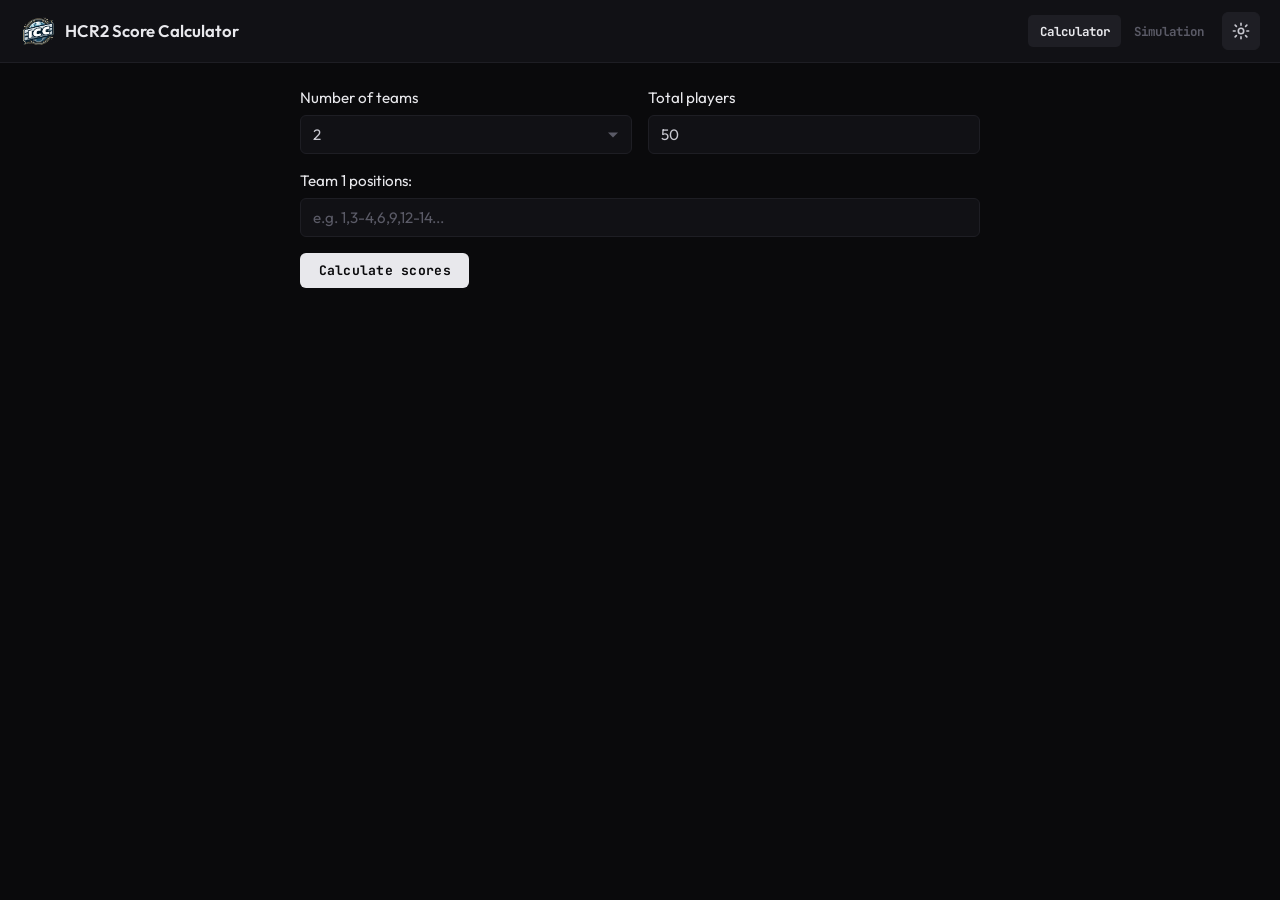
<file: index.html>
<!DOCTYPE html>
<html lang="en">
<head>
    <meta charset="UTF-8">
    <meta name="viewport" content="width=device-width, initial-scale=1.0">
    <title>HCR2 Score Calculator</title>
    <link rel="icon" type="image/png" href="icclogo.png">
    <link rel="apple-touch-icon" href="icclogo.png">
    <link rel="preconnect" href="https://fonts.googleapis.com">
    <link rel="preconnect" href="https://fonts.gstatic.com" crossorigin>
    <link href="https://fonts.googleapis.com/css2?family=JetBrains+Mono:wght@400;700&family=Outfit:wght@300;400;600&display=swap" rel="stylesheet">

    <link rel="stylesheet" href="styles.css?v=2">
</head>
<body>
    <div id="errorAlert" role="alert"></div>

    <header class="navbar">
        <a class="navbar-brand" href="index.html">
            <img src="icclogo.png" alt="ICC">
            <span>HCR2 Score Calculator</span>
        </a>
        <nav class="navbar-nav" aria-label="Pages">
            <a href="index.html" aria-current="page">Calculator</a>
            <a href="simulation.html">Simulation</a>
        </nav>
        <div class="navbar-actions">
        <button type="button" class="btn-icon" id="openSettingsButton" aria-label="Settings">
            <svg width="18" height="18" viewBox="0 0 20 20" fill="none" stroke="currentColor" stroke-width="1.8" stroke-linecap="round" stroke-linejoin="round">
                <circle cx="10" cy="10" r="3"/>
                <path d="M10 1.5v2M10 16.5v2M3.5 3.5l1.4 1.4M15.1 15.1l1.4 1.4M1.5 10h2M16.5 10h2M3.5 16.5l1.4-1.4M15.1 4.9l1.4-1.4"/>
            </svg>
        </button>
        </div>
    </header>

    <div class="container">
        <main id="calculatorView">
        <form id="teamCalculatorForm">
            <div class="form-row">
                <div>
                    <label for="teamCountSelect" class="form-label">Number of teams</label>
                    <select class="form-select" id="teamCountSelect">
                        <option value="2">2</option>
                        <option value="3">3</option>
                        <option value="4">4</option>
                    </select>
                </div>
                <div>
                    <label for="totalPlayerCountInput" class="form-label">Total players</label>
                    <input type="text" class="form-control" id="totalPlayerCountInput" name="total" autocomplete="off" value="50">
                </div>
            </div>

            <div id="teamInputs"></div>

            <button type="button" class="btn btn-primary" id="calculateScoresButton">Calculate scores</button>
        </form>

        <div id="result" class="results-section hidden">
            <h3>Results</h3>
            <div id="resultList"></div>
        </div>

        <button id="copyButton" class="btn btn-ghost mt hidden">
            <svg width="14" height="14" viewBox="0 0 16 16" fill="none" stroke="currentColor" stroke-width="1.6" stroke-linecap="round" stroke-linejoin="round">
                <rect x="5" y="5" width="9" height="9" rx="1.5"/>
                <path d="M11 5V3.5A1.5 1.5 0 009.5 2h-6A1.5 1.5 0 002 3.5v6A1.5 1.5 0 003.5 11H5"/>
            </svg>
            Copy results
        </button>
        </main>

    </div>

    <!-- Settings Modal -->
    <div class="modal-overlay" id="settingsModal">
        <div class="modal-content">
            <div class="modal-header">
                <h5>Settings</h5>
                <button type="button" class="modal-close" id="closeSettingsButton">&times;</button>
            </div>
            <div class="modal-body">
                <form id="settingsForm">
                    <div class="form-check">
                        <input type="checkbox" id="iccModeCheckbox" class="form-check-input" checked>
                        <label class="form-check-label" for="iccModeCheckbox">ICC Mode (1st spot gets 301 points)</label>
                    </div>
                    <div class="form-check">
                        <input type="checkbox" id="sortScoresCheckbox" class="form-check-input">
                        <label class="form-check-label" for="sortScoresCheckbox">Sort scores (highest first)</label>
                    </div>
                    <div class="settings-row">
                        <label for="team1NameInput" class="form-label">Team 1</label>
                        <input type="text" class="form-control" id="team1NameInput">
                    </div>
                    <div class="settings-row">
                        <label for="team2NameInput" class="form-label">Team 2</label>
                        <input type="text" class="form-control" id="team2NameInput">
                    </div>
                    <div class="settings-row">
                        <label for="team3NameInput" class="form-label">Team 3</label>
                        <input type="text" class="form-control" id="team3NameInput">
                    </div>
                    <div class="settings-row">
                        <label for="team4NameInput" class="form-label">Team 4</label>
                        <input type="text" class="form-control" id="team4NameInput">
                    </div>
                </form>
            </div>
            <div class="modal-footer">
                <button type="button" class="btn btn-secondary" id="cancelSettingsButton">Close</button>
                <button type="button" class="btn btn-primary" id="saveSettingsButton">Save changes</button>
            </div>
        </div>
    </div>

    <script src="shared.js?v=1"></script>
    <script src="calc.js?v=11"></script>
    <script>
        // Keep older index.html#simulation bookmarks working.
        if (location.hash === '#simulation') location.replace('simulation.html');
    </script>
</body>
</html>
</file>
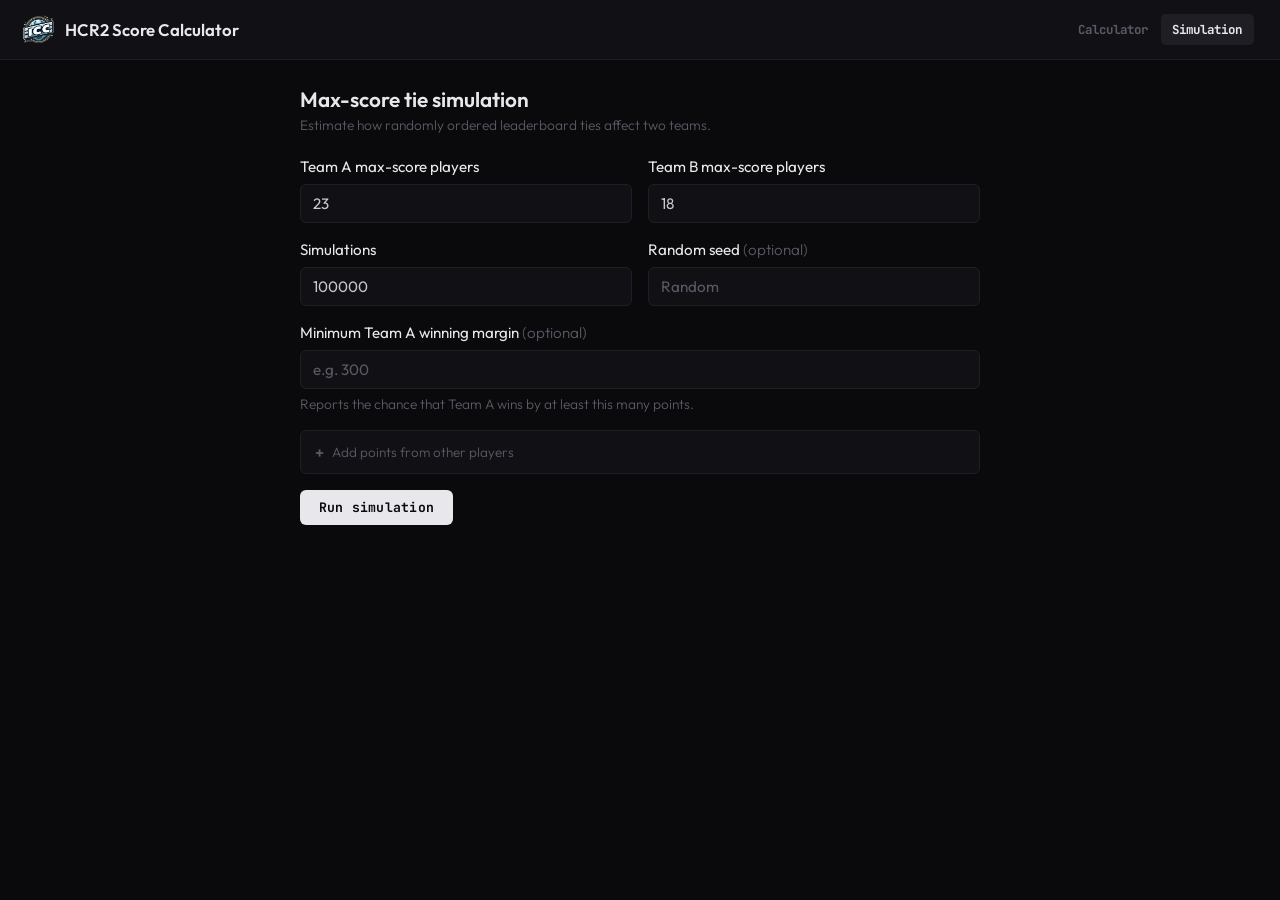
<file: simulation.html>
<!DOCTYPE html>
<html lang="en">
<head>
    <meta charset="UTF-8">
    <meta name="viewport" content="width=device-width, initial-scale=1.0">
    <title>Tie simulation – HCR2 Score Calculator</title>
    <link rel="icon" type="image/png" href="icclogo.png">
    <link rel="apple-touch-icon" href="icclogo.png">
    <link rel="preconnect" href="https://fonts.googleapis.com">
    <link rel="preconnect" href="https://fonts.gstatic.com" crossorigin>
    <link href="https://fonts.googleapis.com/css2?family=JetBrains+Mono:wght@400;700&family=Outfit:wght@300;400;600&display=swap" rel="stylesheet">

    <link rel="stylesheet" href="styles.css?v=2">
</head>
<body>
    <div id="errorAlert" role="alert"></div>

    <header class="navbar">
        <a class="navbar-brand" href="index.html">
            <img src="icclogo.png" alt="ICC">
            <span>HCR2 Score Calculator</span>
        </a>
        <nav class="navbar-nav" aria-label="Pages">
            <a href="index.html">Calculator</a>
            <a href="simulation.html" aria-current="page">Simulation</a>
        </nav>
    </header>

    <div class="container">
        <main>
            <div class="page-heading">
                <h1>Max-score tie simulation</h1>
                <p>Estimate how randomly ordered leaderboard ties affect two teams.</p>
            </div>
            <form id="simulationForm">
                <div class="form-row">
                    <div>
                        <label for="simulationTeamA" class="form-label">Team A max-score players</label>
                        <input type="number" class="form-control" id="simulationTeamA" min="0" max="50" value="23">
                    </div>
                    <div>
                        <label for="simulationTeamB" class="form-label">Team B max-score players</label>
                        <input type="number" class="form-control" id="simulationTeamB" min="0" max="50" value="18">
                    </div>
                </div>
                <div class="form-row">
                    <div>
                        <label for="simulationRuns" class="form-label">Simulations</label>
                        <input type="number" class="form-control" id="simulationRuns" min="1" max="1000000" value="100000">
                    </div>
                    <div>
                        <label for="simulationSeed" class="form-label">Random seed <span class="optional">(optional)</span></label>
                        <input type="number" class="form-control" id="simulationSeed" step="1" placeholder="Random">
                    </div>
                </div>
                <div class="form-group">
                    <label for="simulationMargin" class="form-label">Minimum Team A winning margin <span class="optional">(optional)</span></label>
                    <input type="number" class="form-control" id="simulationMargin" min="1" step="1" placeholder="e.g. 300">
                    <span class="form-help">Reports the chance that Team A wins by at least this many points.</span>
                </div>
                <details class="extra-options" id="bankedPointsSection">
                    <summary>Add points from other players</summary>
                    <div class="extra-options-body">
                        <p class="form-help">What each team already has from players outside the tie. The result then shows the expected match score, not just the tie.</p>
                        <div class="form-row">
                            <div>
                                <label for="simulationBankedA" class="form-label">Team A</label>
                                <input type="number" class="form-control" id="simulationBankedA" min="0" step="1" placeholder="0">
                            </div>
                            <div>
                                <label for="simulationBankedB" class="form-label">Team B</label>
                                <input type="number" class="form-control" id="simulationBankedB" min="0" step="1" placeholder="0">
                            </div>
                        </div>
                    </div>
                </details>
                <button type="submit" class="btn btn-primary" id="runSimulationButton">Run simulation</button>
            </form>
            <section id="simulationResult" class="results-section hidden" aria-live="polite">
                <div class="results-header">
                    <h3>Monte Carlo result</h3>
                    <button type="button" class="btn btn-ghost" id="copySimulationLinkButton">
                        <svg width="14" height="14" viewBox="0 0 16 16" fill="none" stroke="currentColor" stroke-width="1.6" stroke-linecap="round" stroke-linejoin="round">
                            <path d="M6.5 9.5a2.5 2.5 0 003.5 0l2.5-2.5a2.5 2.5 0 00-3.5-3.5l-.9.9"/>
                            <path d="M9.5 6.5a2.5 2.5 0 00-3.5 0L3.5 9a2.5 2.5 0 003.5 3.5l.9-.9"/>
                        </svg>
                        Copy share link
                    </button>
                </div>
                <div id="simulationResultContent"></div>
            </section>
        </main>
    </div>

    <script src="shared.js?v=1"></script>
    <script src="simulation.js?v=5"></script>
</body>
</html>
</file>
<file: styles.css>
*, *::before, *::after {
    margin: 0;
    padding: 0;
    box-sizing: border-box;
}

:root {
    --bg: #0a0a0c;
    --surface: #111115;
    --border: #1e1e24;
    --text: #c8c8d0;
    --text-dim: #5a5a66;
    --accent: #e8e8ec;
    --blue: #60a5fa;
    --blue-hover: #7db8fb;
    --green: #4ade80;
    --red: #f87171;
    --yellow: #fbbf24;
    --team-a: #4f8ef7;
    --team-b: #cf7b1e;
}

html { font-size: 16px; }

body {
    background: var(--bg);
    color: var(--text);
    font-family: 'Outfit', system-ui, sans-serif;
    font-weight: 300;
    line-height: 1.5;
    min-height: 100vh;
}

/* --- Navbar --- */
.navbar {
    display: flex;
    align-items: center;
    justify-content: space-between;
    padding: 0.75rem 1.25rem;
    background: var(--surface);
    border-bottom: 1px solid var(--border);
}

.navbar-brand {
    display: flex;
    align-items: center;
    gap: 0.6rem;
    text-decoration: none;
    color: var(--accent);
    font-weight: 600;
    font-size: 1.05rem;
}

.navbar-brand img {
    height: 35px;
}

.navbar-actions { display: flex; align-items: center; gap: 0.5rem; }

.navbar-nav {
    display: flex;
    gap: 0.15rem;
    margin-left: auto;
    margin-right: 0.4rem;
}

.navbar-nav a {
    padding: 0.45rem 0.7rem;
    border-radius: 5px;
    color: var(--text-dim);
    text-decoration: none;
    font: 700 0.78rem 'JetBrains Mono', monospace;
    transition: background 0.2s, color 0.2s;
}

.navbar-nav a:hover { color: var(--text); background: var(--border); }
.navbar-nav a[aria-current="page"] { color: var(--accent); background: var(--border); }

.btn-icon {
    display: inline-flex;
    align-items: center;
    justify-content: center;
    width: 38px;
    height: 38px;
    background: var(--border);
    border: 1px solid var(--border);
    border-radius: 6px;
    color: var(--text);
    cursor: pointer;
    transition: background 0.2s, color 0.2s;
    font-size: 1.1rem;
}

.btn-icon:hover {
    background: #2a2a32;
    color: var(--accent);
}

/* --- Layout --- */
.container {
    width: 100%;
    max-width: 720px;
    margin: 0 auto;
    padding: 1.5rem 1.25rem;
}

/* --- Forms --- */
.form-row {
    display: grid;
    grid-template-columns: 1fr 1fr;
    gap: 1rem;
    margin-bottom: 1rem;
}

.form-group {
    margin-bottom: 1rem;
}

.form-label {
    display: block;
    margin-bottom: 0.35rem;
    font-size: 0.95rem;
    font-weight: 400;
    color: var(--accent);
}

.form-control,
.form-select {
    width: 100%;
    padding: 0.55rem 0.75rem;
    font-family: inherit;
    font-size: 0.95rem;
    color: var(--text);
    background: var(--surface);
    border: 1px solid var(--border);
    border-radius: 6px;
    outline: none;
    transition: border-color 0.2s, box-shadow 0.2s;
    appearance: none;
    -webkit-appearance: none;
}

.form-select {
    background-image: url("data:image/svg+xml,%3Csvg xmlns='http://www.w3.org/2000/svg' width='12' height='12' viewBox='0 0 12 12'%3E%3Cpath fill='%235a5a66' d='M6 8.5L1 3.5h10z'/%3E%3C/svg%3E");
    background-repeat: no-repeat;
    background-position: right 0.75rem center;
    padding-right: 2rem;
}

.form-control:focus,
.form-select:focus {
    border-color: var(--blue);
    box-shadow: 0 0 0 2px rgba(96, 165, 250, 0.15);
}

.form-control::placeholder {
    color: var(--text-dim);
}

.form-check {
    display: flex;
    align-items: center;
    gap: 0.5rem;
    margin-bottom: 0.75rem;
}

.form-check-input {
    width: 16px;
    height: 16px;
    accent-color: var(--blue);
    cursor: pointer;
}

.form-check-label {
    font-size: 0.92rem;
    color: var(--text);
    cursor: pointer;
}

.settings-row {
    display: grid;
    grid-template-columns: auto 1fr;
    gap: 0.5rem 0.75rem;
    align-items: center;
    margin-bottom: 0.75rem;
}

.settings-row .form-label {
    margin-bottom: 0;
    white-space: nowrap;
}

/* --- Buttons --- */
.btn {
    display: inline-flex;
    align-items: center;
    gap: 0.4rem;
    padding: 0.5rem 1.1rem;
    font-family: 'JetBrains Mono', monospace;
    font-size: 0.82rem;
    font-weight: 400;
    letter-spacing: 0.02em;
    border: 1px solid transparent;
    border-radius: 6px;
    cursor: pointer;
    transition: background 0.2s, border-color 0.2s, color 0.2s;
}

.btn-primary {
    background: var(--accent);
    color: var(--bg);
    font-weight: 700;
}

.btn-primary:hover {
    background: #fff;
}

.btn-secondary {
    background: transparent;
    border-color: var(--border);
    color: var(--text-dim);
}

.btn-secondary:hover {
    border-color: #2a2a32;
    color: var(--text);
}

.btn-ghost {
    background: transparent;
    border-color: var(--border);
    color: var(--text-dim);
    font-size: 0.78rem;
}

.btn-ghost:hover {
    border-color: #2a2a32;
    color: var(--text);
    background: var(--surface);
}

/* --- Alert --- */
#errorAlert {
    position: fixed;
    top: 0;
    left: 50%;
    transform: translateX(-50%) translateY(-100%);
    width: 80%;
    max-width: 500px;
    padding: 0.75rem 1rem;
    border-radius: 0 0 8px 8px;
    font-size: 0.9rem;
    text-align: center;
    z-index: 1050;
    opacity: 0;
    transition: transform 0.4s ease, opacity 0.4s ease;
}

#errorAlert.show {
    transform: translateX(-50%) translateY(0);
    opacity: 1;
}

#errorAlert.alert-danger {
    background: #1a0a0a;
    border: 1px solid #4a1a1a;
    border-top: none;
    color: var(--red);
}

#errorAlert.alert-success {
    background: #0a1a0a;
    border: 1px solid #1a4a1a;
    border-top: none;
    color: var(--green);
}

/* --- Results --- */
.results-section {
    margin-top: 1.5rem;
}

.results-section h3 {
    font-family: 'JetBrains Mono', monospace;
    font-size: 0.9rem;
    font-weight: 700;
    color: var(--accent);
    margin-bottom: 0.75rem;
    letter-spacing: 0.02em;
}

.results-header {
    display: flex;
    align-items: center;
    justify-content: space-between;
    gap: 1rem;
    margin-bottom: 0.75rem;
}

.results-header h3 { margin-bottom: 0; }

.result-item {
    display: flex;
    align-items: center;
    padding: 0.7rem 0.9rem;
    background: var(--surface);
    border: 1px solid var(--border);
    border-radius: 6px;
    margin-bottom: 0.4rem;
}

.result-item .result-name {
    flex: 1;
    font-weight: 600;
    color: var(--accent);
}

.result-item .result-score {
    min-width: 70px;
    text-align: right;
    font-family: 'JetBrains Mono', monospace;
    font-weight: 700;
    color: var(--accent);
}

.result-item .result-players {
    min-width: 90px;
    text-align: right;
    font-size: 0.82rem;
    color: var(--text-dim);
}

.points-diff {
    margin-top: 0.5rem;
    padding: 0.5rem;
    text-align: center;
    font-size: 0.9rem;
    color: var(--text-dim);
}

.points-diff strong {
    color: var(--accent);
}

.page-heading { margin-bottom: 1.25rem; }
.page-heading h1 { color: var(--accent); font-size: 1.3rem; font-weight: 600; }
.page-heading p, .form-help { color: var(--text-dim); font-size: 0.86rem; }
.form-help { display: block; margin-top: 0.3rem; }
.optional { color: var(--text-dim); font-weight: 300; }

/* --- Optional inputs, collapsed until wanted --- */
.extra-options {
    margin-bottom: 1rem;
    background: var(--surface);
    border: 1px solid var(--border);
    border-radius: 6px;
}

.extra-options > summary {
    display: flex;
    align-items: center;
    gap: 0.5rem;
    padding: 0.65rem 0.9rem;
    color: var(--text-dim);
    font-size: 0.84rem;
    cursor: pointer;
    list-style: none;
}

.extra-options > summary::-webkit-details-marker { display: none; }

.extra-options > summary::before {
    content: '+';
    font: 700 0.95rem 'JetBrains Mono', monospace;
}

.extra-options[open] > summary::before { content: '2'; }
.extra-options > summary:hover { color: var(--text); }
.extra-options > summary:focus-visible { outline: 1px solid var(--text-dim); outline-offset: -3px; }
.extra-options[open] > summary { color: var(--text); border-bottom: 1px solid var(--border); }

.extra-options-body { padding: 0.85rem 0.9rem 0.1rem; }
.extra-options-body .form-help { margin: 0 0 0.75rem; }

/* --- Simulation result --- */
.sim-panel {
    padding: 1rem;
    margin-bottom: 0.5rem;
    background: var(--surface);
    border: 1px solid var(--border);
    border-radius: 6px;
}

.sim-panel h4 {
    font-size: 0.82rem;
    font-weight: 600;
    color: var(--text);
    margin-bottom: 0.9rem;
}

.verdict-label { color: var(--text-dim); font-size: 0.82rem; }

.verdict-value {
    font: 700 2.6rem/1.05 'JetBrains Mono', monospace;
    color: var(--accent);
    letter-spacing: -0.03em;
    margin: 0.1rem 0 0.35rem;
}

.verdict-reading { color: var(--text); font-size: 0.88rem; margin-bottom: 0.9rem; }

.split-bar { display: flex; gap: 2px; height: 12px; }
.split-seg { border-radius: 3px; min-width: 2px; }
.split-seg.team-a { background: var(--team-a); }
.split-seg.team-b { background: var(--team-b); }
.split-seg.tie { background: var(--text-dim); }

.split-legend {
    display: flex;
    flex-wrap: wrap;
    gap: 0.4rem 1rem;
    margin-top: 0.55rem;
    color: var(--text-dim);
    font-size: 0.8rem;
}

.split-legend span { display: inline-flex; align-items: center; gap: 0.4rem; }
.split-legend b { color: var(--text); font: 400 0.8rem 'JetBrains Mono', monospace; }

.swatch { width: 9px; height: 9px; border-radius: 2px; flex: none; }
.swatch.team-a { background: var(--team-a); }
.swatch.team-b { background: var(--team-b); }
.swatch.tie { background: var(--text-dim); }

.split-breakdown {
    display: grid;
    gap: 0.45rem;
    margin-top: 0.7rem;
}

.split-breakdown > div {
    display: flex;
    align-items: baseline;
    flex-wrap: wrap;
    gap: 0.25rem 0.6rem;
}

.split-breakdown .name {
    display: flex;
    align-items: center;
    gap: 0.4rem;
    min-width: 4.5rem;
    color: var(--text);
    font-size: 0.84rem;
}

.split-breakdown .value { font: 700 1rem 'JetBrains Mono', monospace; color: var(--accent); }
.split-breakdown .detail { color: var(--text-dim); font-size: 0.76rem; }

.figure-row {
    display: grid;
    grid-template-columns: repeat(2, 1fr);
    gap: 0.75rem;
    margin-bottom: 1rem;
}

.figure-label { color: var(--text-dim); font-size: 0.76rem; }
.figure-value { font: 700 1.05rem 'JetBrains Mono', monospace; color: var(--accent); }

.gap-chart { position: relative; padding-top: 3.2rem; }

.gap-hint {
    position: absolute;
    top: 1.05rem;
    left: 0;
    right: 0;
    text-align: center;
    color: var(--text-dim);
    font-size: 0.74rem;
}

.gap-tip {
    position: absolute;
    top: 0;
    transform: translateX(-50%);
    z-index: 2;
    pointer-events: none;
    padding: 0.4rem 0.6rem;
    background: #17171d;
    border: 1px solid #2a2a32;
    border-radius: 6px;
    box-shadow: 0 6px 18px rgba(0, 0, 0, 0.5);
    white-space: nowrap;
}

.gap-tip-label {
    display: flex;
    align-items: center;
    gap: 0.4rem;
    color: var(--text-dim);
    font-size: 0.74rem;
}

.gap-tip-value b { font: 700 0.95rem 'JetBrains Mono', monospace; color: var(--accent); }
.gap-tip-value span { margin-left: 0.45rem; font-size: 0.72rem; color: var(--text-dim); }

.gap-bars {
    position: relative;
    display: flex;
    align-items: flex-end;
    gap: 2px;
    height: 68px;
    cursor: crosshair;
}

.gap-bars:focus-visible { outline: 1px solid var(--text-dim); outline-offset: 4px; }

.gap-bars::before {
    content: '';
    position: absolute;
    left: 50%;
    top: 0;
    bottom: 0;
    border-left: 1px dashed #2a2a32;
}

.gap-bar { flex: 1; border-radius: 2px 2px 0 0; transition: opacity 0.12s ease; }
.gap-bars.is-reading .gap-bar { opacity: 0.3; }
.gap-bars.is-reading .gap-bar.is-active { opacity: 1; }
.gap-bar.team-a { background: var(--team-a); }
.gap-bar.team-b { background: var(--team-b); }
.gap-bar.tie { background: var(--text-dim); }

.gap-axis {
    display: flex;
    justify-content: space-between;
    margin-top: 0.35rem;
    color: var(--text-dim);
    font: 400 0.72rem 'JetBrains Mono', monospace;
}

.threshold {
    display: flex;
    align-items: baseline;
    justify-content: space-between;
    gap: 1rem;
}

.threshold .figure-label { font-size: 0.82rem; }
.threshold .figure-value { font-size: 1.15rem; }

.detail-grid {
    display: grid;
    grid-template-columns: repeat(auto-fit, minmax(140px, 1fr));
    gap: 0.6rem 1rem;
}

.detail-label { color: var(--text-dim); font-size: 0.74rem; }
.detail-value { color: var(--text); font: 400 0.82rem 'JetBrains Mono', monospace; }

.simulation-note { color: var(--text-dim); font-size: 0.78rem; margin-top: 0.75rem; }
.btn:disabled { cursor: wait; opacity: 0.55; }

/* --- Hidden utility --- */
.hidden {
    display: none !important;
}

/* --- Modal --- */
.modal-overlay {
    display: none;
    position: fixed;
    inset: 0;
    background: rgba(0, 0, 0, 0.6);
    z-index: 1000;
    align-items: center;
    justify-content: center;
    padding: 1rem;
}

.modal-overlay.open {
    display: flex;
}

.modal-content {
    width: 100%;
    max-width: 460px;
    background: var(--surface);
    border: 1px solid var(--border);
    border-radius: 10px;
    overflow: hidden;
    animation: modalIn 0.2s ease;
}

@keyframes modalIn {
    from { opacity: 0; transform: scale(0.96) translateY(8px); }
    to { opacity: 1; transform: scale(1) translateY(0); }
}

.modal-header {
    display: flex;
    align-items: center;
    justify-content: space-between;
    padding: 1rem 1.25rem;
    border-bottom: 1px solid var(--border);
}

.modal-header h5 {
    font-size: 1rem;
    font-weight: 600;
    color: var(--accent);
}

.modal-close {
    background: none;
    border: none;
    color: var(--text-dim);
    font-size: 1.4rem;
    cursor: pointer;
    line-height: 1;
    padding: 0;
    transition: color 0.2s;
}

.modal-close:hover {
    color: var(--accent);
}

.modal-body {
    padding: 1.25rem;
}

.modal-footer {
    display: flex;
    justify-content: flex-end;
    gap: 0.5rem;
    padding: 0.75rem 1.25rem;
    border-top: 1px solid var(--border);
}

@media (prefers-reduced-motion: reduce) {
    .gap-bar { transition: none; }
}

/* --- Responsive --- */
@media (max-width: 480px) {
    .form-row {
        grid-template-columns: 1fr;
    }
    .container {
        padding: 1rem;
    }
    .settings-row {
        grid-template-columns: 1fr;
    }
    .figure-row { grid-template-columns: 1fr; gap: 0.5rem; }
    .navbar-brand span { display: none; }
    .navbar { padding: 0.75rem 0.75rem; }
    .navbar-nav a { padding: 0.45rem 0.5rem; font-size: 0.72rem; }
    .results-header { flex-wrap: wrap; gap: 0.5rem; }
}
</file>
